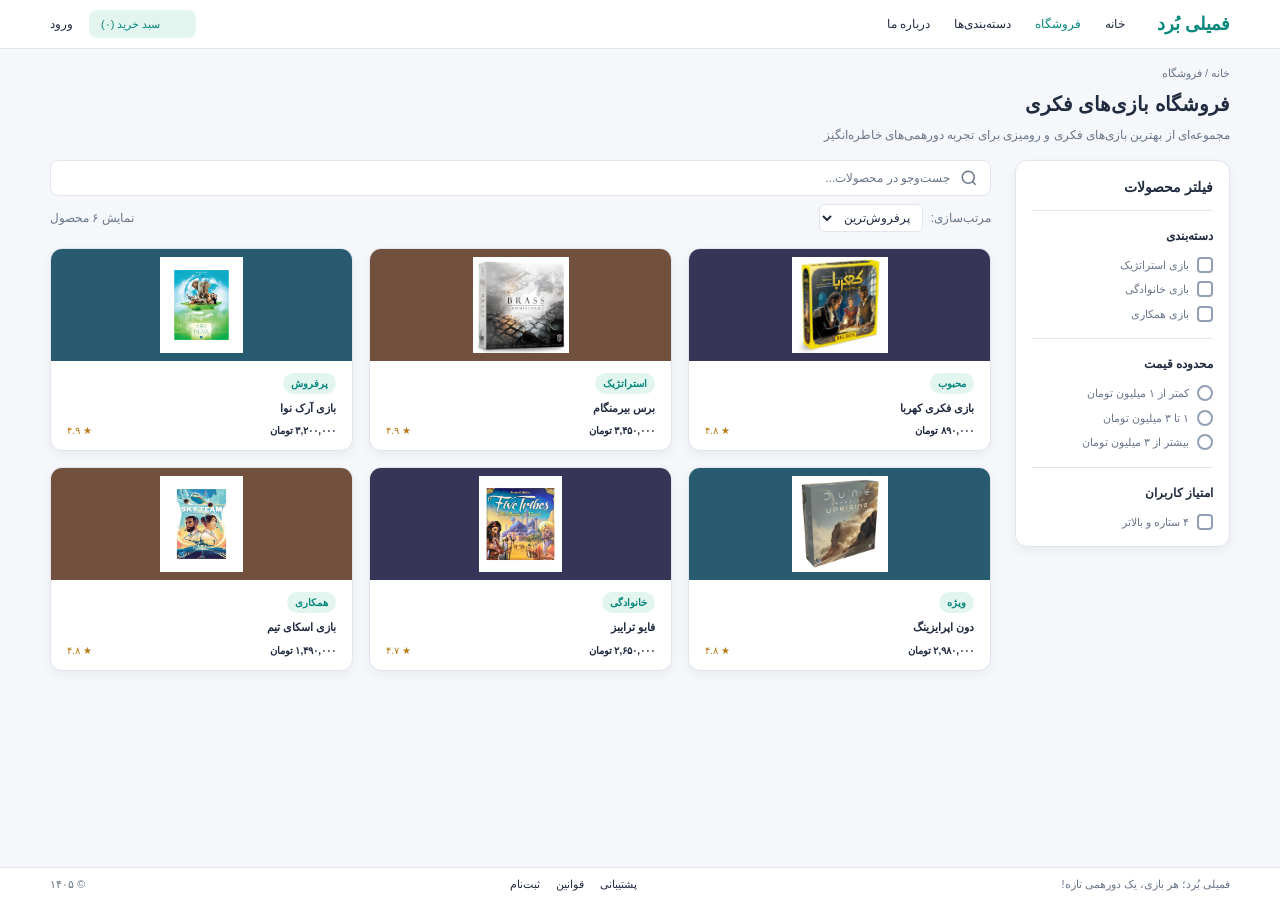
<file: Page1/index.html>
<!DOCTYPE html>
<html lang="fa" dir="rtl">
<head>
  <meta charset="UTF-8">
  <meta name="viewport"
        content="width=device-width, initial-scale=1.0">
  <meta name="description"
        content="فمیلی بُرد؛ فروشگاه بازی‌های فکری و رومیزی">
  <title>فمیلی بُرد | فروشگاه</title>
  <link rel="stylesheet" href="../style.css">
</head>

<body class="page">

  <!-- Header -->
  <header class="site-header">
    <div class="container site-header__inner">

      <a class="site-header__brand" href="index.html">
        فمیلی بُرد
      </a>

      <nav class="site-header__nav" aria-label="منوی اصلی">
        <a class="site-header__link" href="index.html">
          خانه
        </a>
        <a class="site-header__link site-header__link--active"
           href="index.html" aria-current="page">
          فروشگاه
        </a>
        <a class="site-header__link" href="#categories">
          دسته‌بندی‌ها
        </a>
        <a class="site-header__link" href="#about">
          درباره ما
        </a>
      </nav>

      <div class="site-header__actions">
        <a class="site-header__login"
           href="../Page3/index.html">ورود</a>

        <a class="site-header__cart"
           href="#"
          <svg class="site-header__cart-icon"
               viewBox="0 0 24 24" fill="none"
               stroke="currentColor" stroke-width="1.8"
               stroke-linecap="round"
               stroke-linejoin="round"
               aria-hidden="true">
            <circle cx="9" cy="21" r="1"></circle>
            <circle cx="20" cy="21" r="1"></circle>
            <path d="M1 1h4l2.7 13.4a2 2 0 0 0 2
                     1.6h9.7a2 2 0 0 0 2-1.6L23 6H6">
            </path>
          </svg>
          سبد خرید (۰)
        </a>
      </div>
    </div>
  </header>

  <!-- Main -->
  <main class="main">
    <div class="container">

      <section class="page-heading">
        <p class="page-heading__breadcrumb">
          خانه / فروشگاه
        </p>
        <h1 class="page-heading__title">
          فروشگاه بازی‌های فکری
        </h1>
        <p class="page-heading__description">
          مجموعه‌ای از بهترین بازی‌های فکری و رومیزی برای
          تجربه دورهمی‌های خاطره‌انگیز
        </p>
      </section>

      <div class="shop-layout">

        <!-- Filters -->
        <aside class="filters" id="categories">
          <h2 class="filters__title">فیلتر محصولات</h2>

          <fieldset class="filters__group">
            <legend class="filters__heading">دسته‌بندی</legend>

            <label class="filters__option">
              <input class="filters__input" type="checkbox"
                     name="strategy">
              <span class="filters__control"></span>
              <span>بازی استراتژیک</span>
            </label>

            <label class="filters__option">
              <input class="filters__input" type="checkbox"
                     name="family">
              <span class="filters__control"></span>
              <span>بازی خانوادگی</span>
            </label>

            <label class="filters__option">
              <input class="filters__input" type="checkbox"
                     name="cooperative">
              <span class="filters__control"></span>
              <span>بازی همکاری</span>
            </label>
          </fieldset>

          <fieldset class="filters__group">
            <legend class="filters__heading">محدوده قیمت</legend>

            <label class="filters__option">
              <input class="filters__input" type="radio"
                     name="price" value="low">
              <span class="filters__control filters__control--radio">
              </span>
              <span>کمتر از ۱ میلیون تومان</span>
            </label>

            <label class="filters__option">
              <input class="filters__input" type="radio"
                     name="price" value="middle">
              <span class="filters__control filters__control--radio">
              </span>
              <span>۱ تا ۳ میلیون تومان</span>
            </label>

            <label class="filters__option">
              <input class="filters__input" type="radio"
                     name="price" value="high">
              <span class="filters__control filters__control--radio">
              </span>
              <span>بیشتر از ۳ میلیون تومان</span>
            </label>
          </fieldset>

          <fieldset class="filters__group">
            <legend class="filters__heading">امتیاز کاربران</legend>

            <label class="filters__option">
              <input class="filters__input" type="checkbox"
                     name="rating">
              <span class="filters__control"></span>
              <span>۴ ستاره و بالاتر</span>
            </label>
          </fieldset>
        </aside>

        <!-- Catalog -->
        <section class="catalog" aria-label="فهرست محصولات">

          <div class="catalog__search">
            <svg class="catalog__search-icon"
                 viewBox="0 0 24 24"
                 fill="none" stroke="currentColor"
                 stroke-width="2" aria-hidden="true">
              <circle cx="11" cy="11" r="8"></circle>
              <path d="m21 21-4.35-4.35"></path>
            </svg>
            <input class="catalog__search-input"
                   type="search"
                   aria-label="جست‌وجوی محصولات"
                   placeholder="جست‌وجو در محصولات...">
          </div>

          <div class="catalog__toolbar">
            <label class="catalog__sort-label">
              مرتب‌سازی:
              <select class="catalog__sort"
                      aria-label="مرتب‌سازی محصولات">
                <option>پرفروش‌ترین</option>
                <option>جدیدترین</option>
                <option>ارزان‌ترین</option>
                <option>گران‌ترین</option>
              </select>
            </label>
            <span class="catalog__count">نمایش ۶ محصول</span>
          </div>

          <div class="products">

            <!-- Kahroba -->
            <article class="product-card">
              <a class="product-card__link"
                 href="../Page2/index.html">
                <div class="product-card__media product-card__media--navy">
                  <img class="product-card__image"
                       src="Images/kahroba.jpg"
                       alt="جعبه بازی فکری کهربا">
                </div>
                <div class="product-card__body">
                  <span class="product-card__badge">محبوب</span>
                  <h2 class="product-card__title">بازی فکری کهربا</h2>
                  <div class="product-card__info">
                    <strong class="product-card__price">
                      ۸۹۰,۰۰۰ تومان
                    </strong>
                    <span class="product-card__rating">★ ۴.۸</span>
                  </div>
                </div>
              </a>
            </article>

            <!-- Brass -->
            <article class="product-card">
              <a class="product-card__link"
                 href="../Page2/index.html">
                <div class="product-card__media product-card__media--brown">
                  <img class="product-card__image"
                       src="Images/Brass.jpg"
                       alt="جعبه بازی برس بیرمنگام">
                </div>
                <div class="product-card__body">
                  <span class="product-card__badge">استراتژیک</span>
                  <h2 class="product-card__title">برس بیرمنگام</h2>
                  <div class="product-card__info">
                    <strong class="product-card__price">
                      ۳,۴۵۰,۰۰۰ تومان
                    </strong>
                    <span class="product-card__rating">★ ۴.۹</span>
                  </div>
                </div>
              </a>
            </article>

            <!-- Ark Nova -->
            <article class="product-card">
            <a class="product-card__link"
                 href="../Page2/index.html">

                <div class="product-card__media product-card__media--blue">
                  <img class="product-card__image"
                       src="Images/ark.nova.jpg"
                       alt="جعبه بازی آرک نوا">
                </div>
                <div class="product-card__body">
                  <span class="product-card__badge">پرفروش</span>
                  <h2 class="product-card__title">بازی آرک نوا</h2>
                  <div class="product-card__info">
                    <strong class="product-card__price">
                      ۳,۲۰۰,۰۰۰ تومان
                    </strong>
                    <span class="product-card__rating">★ ۴.۹</span>
                  </div>
                </div>
              </a>
            </article>

            <!-- Dune -->
            <article class="product-card">
              <a class="product-card__link"
                 href="../Page2/index.html">
                <div class="product-card__media product-card__media--blue">
                  <img class="product-card__image"
                       src="Images/dune.jpg"
                       alt="جعبه بازی دون اپرایزینگ">
                </div>
                <div class="product-card__body">
                  <span class="product-card__badge">ویژه</span>
                  <h2 class="product-card__title">دون اپرایزینگ</h2>
                  <div class="product-card__info">
                    <strong class="product-card__price">
                      ۲,۹۸۰,۰۰۰ تومان
                    </strong>
                    <span class="product-card__rating">★ ۴.۸</span>
                  </div>
                </div>
              </a>
            </article>

            <!-- Five Tribes -->
            <article class="product-card">
              <a class="product-card__link"
                 href="../Page2/index.html">
                <div class="product-card__media product-card__media--navy">
                  <img class="product-card__image"
                       src="Images/five-tribes.jpg"
                       alt="جعبه بازی فایو ترایبز">
                </div>
                <div class="product-card__body">
                  <span class="product-card__badge">خانوادگی</span>
                  <h2 class="product-card__title">فایو ترایبز</h2>
                  <div class="product-card__info">
                    <strong class="product-card__price">
                      ۲,۶۵۰,۰۰۰ تومان
                    </strong>
                    <span class="product-card__rating">★ ۴.۷</span>
                  </div>
                </div>
              </a>
            </article>

            <!-- Sky Team -->
            <article class="product-card">
              <a class="product-card__link"
                 href="../Page2/index.html">
                <div class="product-card__media product-card__media--brown">
                  <img class="product-card__image"
                       src="Images/skyteam.jpg"
                       alt="جعبه بازی اسکای تیم">
                </div>
                <div class="product-card__body">
                  <span class="product-card__badge">همکاری</span>
                  <h2 class="product-card__title">بازی اسکای تیم</h2>
                  <div class="product-card__info">
                    <strong class="product-card__price">
                      ۱,۴۹۰,۰۰۰ تومان
                    </strong>
                    <span class="product-card__rating">★ ۴.۸</span>
                  </div>
                </div>
              </a>
            </article>

          </div>
        </section>

      </div>
    </div>
  </main>

  <!-- Footer -->
  <footer class="site-footer" id="about">
    <div class="container site-footer__inner">
      <p class="site-footer__text">
        فمیلی بُرد؛ هر بازی، یک دورهمی تازه!
      </p>
      <nav class="site-footer__links"
           aria-label="لینک‌های فوتر">
        <a class="site-footer__link" href="#about">پشتیبانی</a>
        <a class="site-footer__link" href="#about">قوانین</a>
        <a class="site-footer__link"
           href="../Page3/index.html">ثبت‌نام</a>
      </nav>
      <span class="site-footer__copyright">© ۱۴۰۵</span>
    </div>
  </footer>

</body>
</html>
</file>
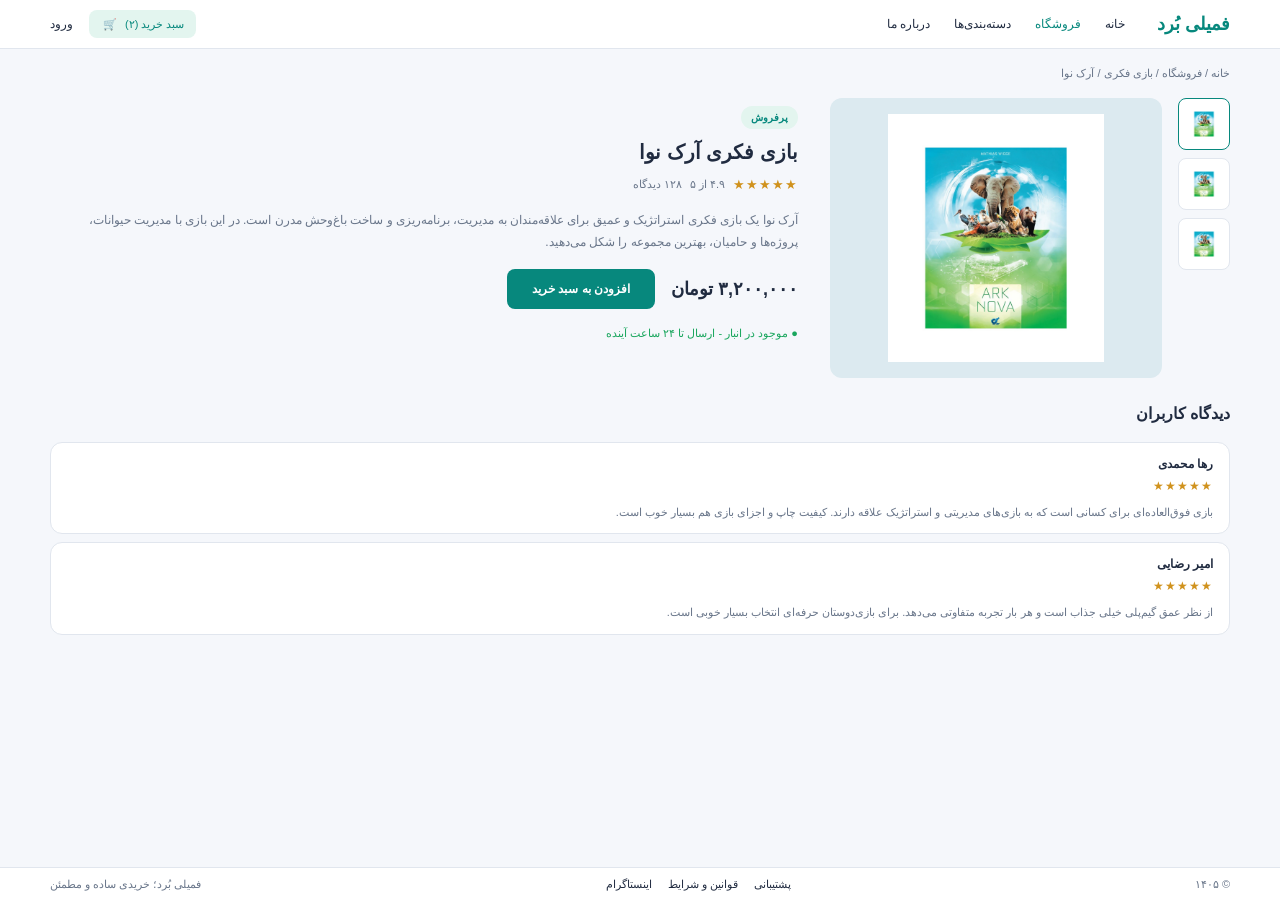
<file: Page2/index.html>
<!DOCTYPE html>
<html lang="fa" dir="rtl">
<head>
  <meta charset="UTF-8" />
  <meta name="viewport" content="width=device-width, initial-scale=1.0" />
  <title>جزئیات محصول | فمیلی بُرد</title>
  <link rel="stylesheet" href="../style.css" />
</head>
<body class="page">
  <header class="site-header">
    <div class="container site-header__inner">
      <a class="site-header__brand" href="../Page1/index.html">فمیلی بُرد</a>

      <nav class="site-header__nav">
        <a class="site-header__link" href="../Page1/index.html">خانه</a>
        <a class="site-header__link site-header__link--active" href="../Page1/index.html">فروشگاه</a>
        <a class="site-header__link" href="#">دسته‌بندی‌ها</a>
        <a class="site-header__link" href="#">درباره ما</a>
      </nav>

      <div class="site-header__actions">
        <a class="site-header__login" href="#">ورود</a>
        <a class="site-header__cart" href="#">
          <span>سبد خرید (۲)</span>
          <span class="site-header__cart-icon">🛒</span>
        </a>
      </div>
    </div>
  </header>

  <main class="main">
    <div class="container">
      <section class="product-detail">
        <p class="product-detail__breadcrumb">خانه / فروشگاه / بازی فکری / آرک نوا</p>

        <div class="product-detail__main">
          <div class="product-detail__info">
            <span class="product-detail__badge">پرفروش</span>

            <h1 class="product-detail__title">بازی فکری آرک نوا</h1>

            <div class="product-detail__meta">
              <span class="product-detail__rating">★★★★★</span>
              <span class="product-detail__meta-text">۴.۹ از ۵</span>
              <span class="product-detail__meta-text">۱۲۸ دیدگاه</span>
            </div>

            <p class="product-detail__description">
              آرک نوا یک بازی فکری استراتژیک و عمیق برای علاقه‌مندان به مدیریت،
              برنامه‌ریزی و ساخت باغ‌وحش مدرن است. در این بازی با مدیریت حیوانات،
              پروژه‌ها و حامیان، بهترین مجموعه را شکل می‌دهید.
            </p>

            <div class="product-detail__purchase">
              <p class="product-detail__price">۳,۲۰۰,۰۰۰ تومان</p>
              <a class="product-detail__button" href="#">افزودن به سبد خرید</a>
            </div>

            <p class="product-detail__stock">● موجود در انبار - ارسال تا ۲۴ ساعت آینده</p>
          </div>

          <div class="product-detail__gallery">
            <div class="product-detail__image-panel">
              <img
                class="product-detail__main-image"
                src="../Page1/Images/ark.nova.jpg"
                alt="بازی فکری آرک نوا"
              />
            </div>

            <div class="product-detail__thumbs">
              <div class="product-detail__thumb product-detail__thumb--active">
                <img src="../Page1/Images/ark.nova.jpg" alt="نمای ۱ آرک نوا" />
              </div>
              <div class="product-detail__thumb">
                <img src="../Page1/Images/ark.nova.jpg" alt="نمای ۲ آرک نوا" />
              </div>
              <div class="product-detail__thumb">
                <img src="../Page1/Images/ark.nova.jpg" alt="نمای ۳ آرک نوا" />
              </div>
            </div>
          </div>
        </div>

        <section class="reviews">
          <h2 class="reviews__title">دیدگاه کاربران</h2>

          <article class="review-card">
            <div class="review-card__head">
              <h3 class="review-card__name">رها محمدی</h3>
              <span class="review-card__stars">★★★★★</span>
            </div>
            <p class="review-card__text">
              بازی فوق‌العاده‌ای برای کسانی است که به بازی‌های مدیریتی و استراتژیک
              علاقه دارند. کیفیت چاپ و اجزای بازی هم بسیار خوب است.
            </p>
          </article>

          <article class="review-card">
            <div class="review-card__head">
              <h3 class="review-card__name">امیر رضایی</h3>
              <span class="review-card__stars">★★★★★</span>
            </div>
            <p class="review-card__text">
              از نظر عمق گیم‌پلی خیلی جذاب است و هر بار تجربه متفاوتی می‌دهد.
              برای بازی‌دوستان حرفه‌ای انتخاب بسیار خوبی است.
            </p>
          </article>
        </section>
      </section>
    </div>
  </main>

  <footer class="site-footer">
    <div class="container site-footer__inner">
      <p class="site-footer__copyright">© ۱۴۰۵</p>

      <div class="site-footer__links">
        <a class="site-footer__link" href="#">پشتیبانی</a>
        <a class="site-footer__link" href="#">قوانین و شرایط</a>
        <a class="site-footer__link" href="#">اینستاگرام</a>
      </div>

      <p class="site-footer__text">فمیلی بُرد؛ خریدی ساده و مطمئن</p>
    </div>
  </footer>
</body>
</html>
</file>
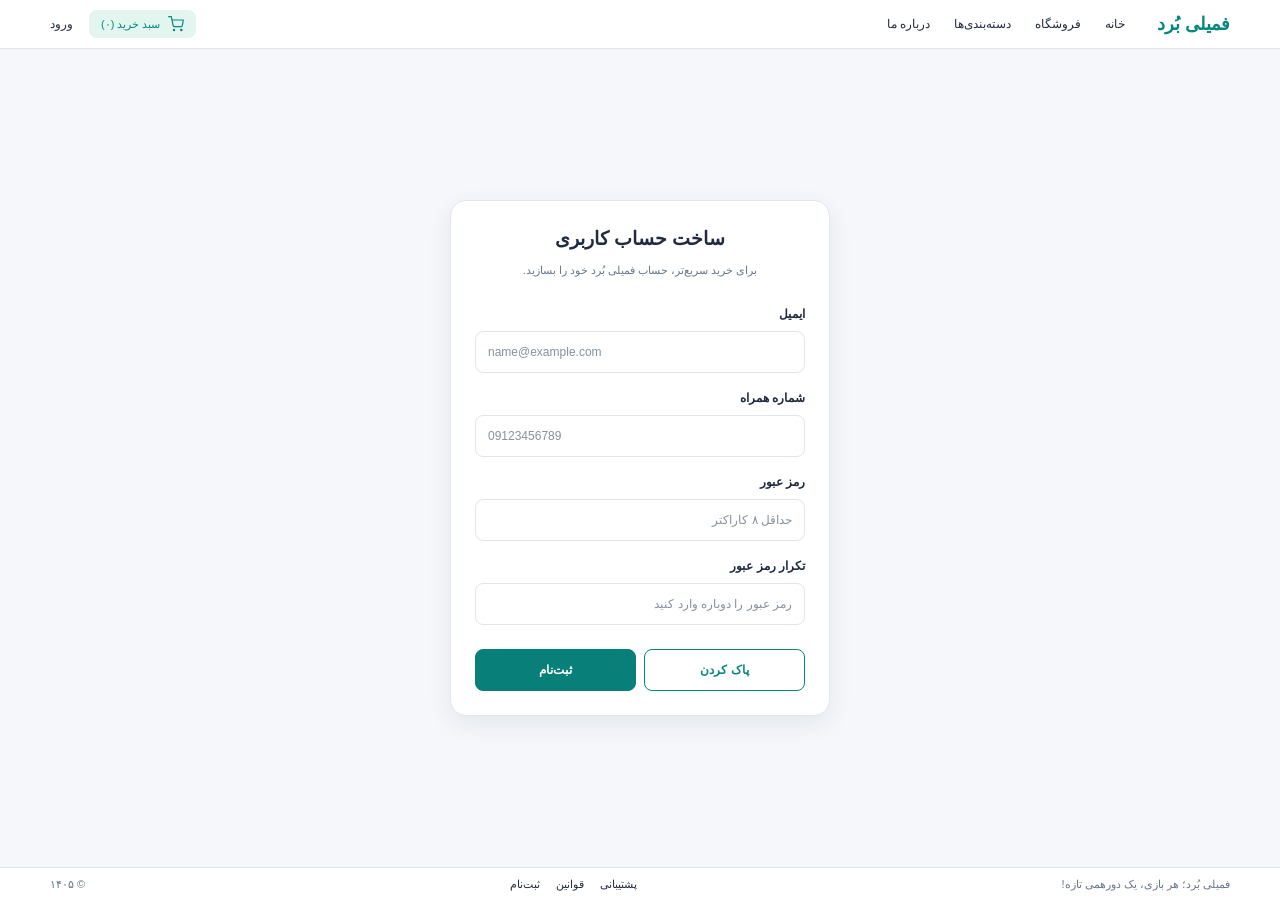
<file: Page3/index.html>
<!DOCTYPE html>
<html lang="fa" dir="rtl">

<head>
  <meta charset="UTF-8">
  <meta name="viewport"
        content="width=device-width, initial-scale=1.0">
  <meta name="description"
        content="ثبت نام در فروشگاه بازی های فکری فمیلی برد">
  <title>ثبت‌نام | فمیلی بُرد</title>

  <link rel="stylesheet" href="../style.css">
</head>

<body class="page">

  <!-- Shared Header -->
  <header class="site-header">
    <div class="container site-header__inner">

      <a class="site-header__brand"
         href="../Page1/index.html">
        فمیلی بُرد
      </a>

      <nav class="site-header__nav"
           aria-label="منوی اصلی">
        <a class="site-header__link"
           href="../Page1/index.html">
          خانه
        </a>

        <a class="site-header__link"
           href="../Page1/index.html">
          فروشگاه
        </a>

        <a class="site-header__link"
           href="../Page1/index.html#categories">
          دسته‌بندی‌ها
        </a>

        <a class="site-header__link"
           href="#about">
          درباره ما
        </a>
      </nav>

      <div class="site-header__actions">

        <a class="site-header__login"
           href="index.html"
           aria-current="page">
          ورود
        </a>

        <a class="site-header__cart"
           href="index.html">
          <svg class="site-header__cart-icon"
               viewBox="0 0 24 24"
               fill="none"
               stroke="currentColor"
               stroke-width="1.8"
               stroke-linecap="round"
               stroke-linejoin="round"
               aria-hidden="true">
            <circle cx="9" cy="21" r="1"></circle>
            <circle cx="20" cy="21" r="1"></circle>
            <path d="M1 1h4l2.7 13.4a2 2 0 0 0 2 1.6h9.7a2 2 0 0 0 2-1.6L23 6H6">
            </path>
          </svg>
          سبد خرید (۰)
        </a>

      </div>
    </div>
  </header>

  <!-- Registration Page -->
  <main class="main register-main">

    <section class="register-card"
             aria-labelledby="register-title">

      <header class="register-card__header">
        <h1 class="register-card__title"
            id="register-title">
          ساخت حساب کاربری
        </h1>

        <p class="register-card__description">
          برای خرید سریع‌تر، حساب فمیلی بُرد خود را بسازید.
        </p>
      </header>

      <form class="register-form"
            action=""
            method="post">

        <!-- Email -->
        <div class="register-form__field">
          <label class="register-form__label"
                 for="register-email">
            ایمیل
          </label>

          <input
            class="register-form__input"
            type="email"
            id="register-email"
            name="email"
            placeholder="name@example.com"
            autocomplete="email"
            dir="ltr"
            required>
        </div>

        <!-- Phone Number -->
        <div class="register-form__field">
          <label class="register-form__label"
                 for="register-phone">
            شماره همراه
          </label>

          <input
            class="register-form__input"
            type="tel"
            id="register-phone"
            name="phone"
            placeholder="09123456789"
            inputmode="numeric"
            autocomplete="tel"
            dir="ltr"
            pattern="09[0-9]{9}"
            minlength="11"
            maxlength="11"
            title="شماره همراه باید با 09 شروع شود و 11 رقم داشته باشد."
            required>
        </div>

        <!-- Password -->
        <div class="register-form__field">
          <label class="register-form__label"
                 for="register-password">
            رمز عبور
          </label>

          <input
            class="register-form__input"
            type="password"
            id="register-password"
            name="password"
            placeholder="حداقل ۸ کاراکتر"
            autocomplete="new-password"
            minlength="8"
            maxlength="64"
            required>
        </div>

        <!-- Confirm Password -->
        <div class="register-form__field">
          <label class="register-form__label"
                 for="register-confirm">
            تکرار رمز عبور
          </label>

          <input
            class="register-form__input"
            type="password"
            id="register-confirm"
            name="confirm_password"
            placeholder="رمز عبور را دوباره وارد کنید"
            autocomplete="new-password"
            minlength="8"
            maxlength="64"
            required>
        </div>

        <!-- Buttons -->
        <div class="register-form__actions">

          <button class="register-form__button
                         register-form__button--submit"
                  type="submit">
            ثبت‌نام
          </button>

          <button class="register-form__button
                         register-form__button--reset"
                  type="reset">
            پاک کردن
          </button>

        </div>

      </form>
    </section>

  </main>

  <!-- Shared Footer -->
  <footer class="site-footer" id="about">
    <div class="container site-footer__inner">

      <p class="site-footer__text">
        فمیلی بُرد؛ هر بازی، یک دورهمی تازه!
      </p>

      <nav class="site-footer__links"
           aria-label="لینک‌های فوتر">
        <a class="site-footer__link"
           href="#about">
          پشتیبانی
        </a>

        <a class="site-footer__link"
           href="#about">
          قوانین
        </a>

        <a class="site-footer__link"
           href="index.html">
          ثبت‌نام
        </a>
      </nav>

      <span class="site-footer__copyright">
        © ۱۴۰۵
      </span>

    </div>
  </footer>

</body>
</html>
</file>
<file: style.css>
/* ========================================
   FAMILY BOARD - COMPLETE STYLESHEET
   ======================================== */

/* Persian Font */
@font-face {
  font-family: "Vazirmatn";
  src: url("fonts/Vazirmatn[wght].woff2") format("woff2");
  font-weight: 100 900;
  font-style: normal;
  font-display: swap;
}

/* General Settings */
* {
  box-sizing: border-box;
}

html {
  scroll-behavior: smooth;
}

body {
  margin: 0;
}

.page {
  --space-1: 8px;
  --space-2: 16px;
  --space-3: 24px;
  --space-4: 32px;
  --space-5: 48px;

  --bg: #f5f7fb;
  --surface: #ffffff;
  --text: #202b40;
  --muted: #69768a;
  --border: #e1e6ee;
  --accent: #07887d;
  --accent-soft: #e3f5ef;
  --shadow: 0 4px 12px rgba(0, 0, 0, 0.05);

  min-height: 100vh;
  display: flex;
  flex-direction: column;
  direction: rtl;

  background: var(--bg);
  color: var(--text);

  font-family: "Vazirmatn", sans-serif;
  font-size: 12px;
  line-height: 1.5;
}

a {
  color: inherit;
  text-decoration: none;
}

img {
  display: block;
  max-width: 100%;
}

input,
select,
button {
  font: inherit;
}

.container {
  width: calc(100% - 48px);
  max-width: 1180px;
  margin-inline: auto;
}

/* ========================================
   HEADER
   ======================================== */

.site-header {
  background: var(--surface);
  border-bottom: 1px solid var(--border);
}

.site-header__inner {
  min-height: 48px;
  display: flex;
  align-items: center;
  justify-content: flex-start;
  gap: 32px;
}

.site-header__brand {
  color: var(--accent);
  font-size: 18px;
  font-weight: 800;
  white-space: nowrap;
}

.site-header__nav {
  display: flex;
  align-items: center;
  gap: 24px;
}

.site-header__link {
  font-size: 12px;
  white-space: nowrap;
}

.site-header__link:hover,
.site-header__link--active {
  color: var(--accent);
}

.site-header__actions {
  display: flex;
  flex-direction: row-reverse;
  align-items: center;
  gap: 16px;
  margin-right: auto;
}

.site-header__login {
  font-size: 12px;
}

.site-header__cart {
  display: inline-flex;
  align-items: center;
  gap: 8px;
  padding: 6px 12px;

  border-radius: 8px;
  background: var(--accent-soft);
  color: var(--accent);

  font-size: 11px;
  white-space: nowrap;
}

.site-header__cart-icon {
  width: 16px;
  height: 16px;
}

/* ========================================
   MAIN
   ======================================== */

.main {
  flex: 1;
  padding: 16px 0;
}

.page-heading {
  margin-bottom: 16px;
}

.page-heading__breadcrumb {
  margin: 0 0 8px;
  color: var(--muted);
  font-size: 11px;
}

.page-heading__title {
  margin: 0;
  font-size: 20px;
  font-weight: 800;
  line-height: 1.4;
}

.page-heading__description {
  margin: 8px 0 0;
  color: var(--muted);
  font-size: 12px;
}

/* ========================================
   SHOP LAYOUT
   ======================================== */

.shop-layout {
  display: flex;
  align-items: flex-start;
  gap: 24px;
}

/* ========================================
   FILTER SIDEBAR
   ======================================== */

.filters {
  position: sticky;
  top: 16px;

  flex: 0 0 215px;
  max-height: calc(100vh - 32px);
  overflow-y: auto;

  padding: 16px;
  background: var(--surface);
  border: 1px solid var(--border);
  border-radius: 12px;
  box-shadow: var(--shadow);
}

.filters__title {
  margin: 0 0 16px;
  padding-bottom: 12px;

  border-bottom: 1px solid var(--border);
  font-size: 14px;
  font-weight: 700;
}

.filters__group {
  min-width: 0;
  margin: 0 0 16px;
  padding: 0 0 16px;

  border: 0;
  border-bottom: 1px solid var(--border);
}

.filters__group:last-child {
  margin: 0;
  padding: 0;
  border: 0;
}

.filters__heading {
  margin-bottom: 12px;
  padding: 0;
  font-size: 12px;
  font-weight: 700;
}

.filters__option {
  display: flex;
  align-items: center;
  gap: 8px;

  margin-bottom: 8px;
  color: var(--muted);
  font-size: 11px;
  cursor: pointer;
}

.filters__option:last-child {
  margin-bottom: 0;
}

/* Custom Checkbox and Radio */
.filters__input {
  position: absolute;
  width: 1px;
  height: 1px;
  opacity: 0;
}

.filters__control {
  display: inline-flex;
  align-items: center;
  justify-content: center;
  flex-shrink: 0;

  width: 16px;
  height: 16px;

  border: 2px solid #91a0b5;
  border-radius: 4px;
  background: var(--surface);
}

.filters__control--radio {
  border-radius: 50%;
}

.filters__input:checked + .filters__control {
  background: var(--accent);
  border-color: var(--accent);
}

.filters__input:checked + .filters__control::after {
  content: "";
  width: 7px;
  height: 7px;
  background: #ffffff;
  border-radius: 1px;
}

.filters__input:checked
+ .filters__control--radio::after {
  border-radius: 50%;
}

.filters__input:focus-visible + .filters__control {
  outline: 3px solid var(--accent);
  outline-offset: 3px;
}

/* ========================================
   CATALOG
   ======================================== */

.catalog {
  flex: 1;
  min-width: 0;
}

.catalog__search {
  display: flex;
  align-items: center;
  gap: 8px;

  min-height: 36px;
  padding: 6px 12px;

  background: var(--surface);
  border: 1px solid var(--border);
  border-radius: 8px;
}

.catalog__search:focus-within {
  border-color: var(--accent);
}

.catalog__search-icon {
  width: 18px;
  height: 18px;
  flex-shrink: 0;
  color: var(--muted);
}

.catalog__search-input {
  flex: 1;
  min-width: 0;
  width: 100%;

  border: 0;
  outline: none;
  background: transparent;

  color: var(--text);
  font-size: 12px;
}

.catalog__search-input::placeholder {
  color: var(--muted);
}

/* Sorting */
.catalog__toolbar {
  display: flex;
  align-items: center;
  justify-content: space-between;
  gap: 16px;
  margin: 8px 0 16px;
}

.catalog__sort-label {
  display: inline-flex;
  align-items: center;
  gap: 8px;
  color: var(--muted);
  font-size: 12px;
}

.catalog__sort {
  max-width: 145px;
  padding: 5px 8px;

  border: 1px solid var(--border);
  border-radius: 6px;
  background: var(--surface);
  color: var(--text);
  font-size: 12px;
  cursor: pointer;
}

.catalog__sort:focus-visible {
  outline: 2px solid var(--accent);
  outline-offset: 2px;
}

.catalog__count {
  color: var(--muted);
  font-size: 12px;
  white-space: nowrap;
}

/* ========================================
   PRODUCT CARDS
   ======================================== */

.products {
  display: flex;
  flex-wrap: wrap;
  gap: 16px;
}

.product-card {
  flex: 0 0 calc((100% - 32px) / 3);
  min-width: 0;
  overflow: hidden;

  background: var(--surface);
  border: 1px solid var(--border);
  border-radius: 12px;
  box-shadow: var(--shadow);

  transition:
    transform 0.2s ease,
    box-shadow 0.2s ease;
}

.product-card:hover {
  transform: translateY(-3px);
  box-shadow: 0 8px 20px rgba(0, 0, 0, 0.12);
}

.product-card__link {
  display: flex;
  flex-direction: column;
  height: 100%;
}

/* Product Pictures - More Space for Images */
.product-card__media {
  display: flex;
  align-items: center;
  justify-content: center;

  height: 112px;
  padding: 8px;
}

.product-card__media--navy {
  background: #373557;
}

.product-card__media--brown {
  background: #71513d;
}

.product-card__media--blue {
  background: #285a70;
}

.product-card__image {
  width: 100%;
  height: 100%;
  object-fit: contain;
}

/* Product Information - Less Vertical Space */
.product-card__body {
  display: flex;
  flex: 1;
  flex-direction: column;
  align-items: flex-start;
  padding: 12px 16px;
}

.product-card__badge {
  display: inline-block;
  padding: 3px 8px;
  border-radius: 20px;
  background: var(--accent-soft);
  color: var(--accent);
  font-size: 10px;
  font-weight: 700;
}

.product-card__title {
  margin: 6px 0;
  font-size: 11px;
  font-weight: 700;
  line-height: 1.6;
}

.product-card__info {
  display: flex;
  align-items: center;
  justify-content: space-between;
  flex-wrap: wrap;
  gap: 8px;

  width: 100%;
  margin-top: auto;
}

.product-card__price {
  font-size: 10px;
  font-weight: 800;
}

.product-card__rating {
  color: #b77b16;
  font-size: 10px;
  white-space: nowrap;
}

/* ========================================
   FOOTER
   ======================================== */

.site-footer {
  padding: 8px 0;
  background: var(--surface);
  border-top: 1px solid var(--border);
}

.site-footer__inner {
  display: flex;
  align-items: center;
  justify-content: space-between;
  flex-wrap: wrap;
  gap: 16px;
}

.site-footer__text,
.site-footer__copyright {
  margin: 0;
  color: var(--muted);
  font-size: 11px;
}

.site-footer__links {
  display: flex;
  align-items: center;
  flex-wrap: wrap;
  gap: 16px;
}

.site-footer__link {
  font-size: 11px;
}

.site-footer__link:hover {
  color: var(--accent);
}

/* ========================================
   TABLET
   ======================================== */

@media (max-width: 900px) {
  .site-header__inner {
    gap: 12px;
  }

  .site-header__nav {
    gap: 12px;
  }

  .filters {
    flex-basis: 190px;
  }

  .product-card {
    flex-basis: calc((100% - 16px) / 2);
  }
}

/* ========================================
   MOBILE - 768px
   ======================================== */

@media (max-width: 768px) {
  .site-header__inner {
    flex-wrap: wrap;
    justify-content: center;
    padding: 12px 0;
  }

  .site-header__nav {
    order: 3;
    width: 100%;
    flex-wrap: wrap;
    justify-content: center;
    gap: 16px;
  }

  .site-header__actions {
    margin-right: 0;
  }

  .shop-layout {
    flex-direction: column;
  }

  .filters {
    position: static;
    flex-basis: auto;
    width: 100%;
    max-height: none;
    overflow: visible;
  }

  .catalog {
    width: 100%;
  }

  .product-card {
    flex-basis: calc((100% - 16px) / 2);
  }

  .site-footer__inner {
    justify-content: center;
    text-align: center;
  }
}

/* ========================================
   SMALL MOBILE
   ======================================== */

@media (max-width: 480px) {
  .container {
    width: calc(100% - 24px);
  }

  .page-heading__title {
    font-size: 20px;
  }

  .catalog__toolbar {
    flex-wrap: wrap;
  }

  .product-card {
    flex-basis: 100%;
  }

  .product-card__media {
    height: 160px;
  }
}

/* ========================================
   AUTOMATIC DARK MODE
   ======================================== */

@media (prefers-color-scheme: dark) {
  .page {
    --bg: #101827;
    --surface: #1e293b;
    --text: #f2f5fb;
    --muted: #b4c0d1;
    --border: #39465a;
    --accent: #40dfc7;
    --accent-soft: #19413f;
    --shadow: 0 4px 16px rgba(0, 0, 0, 0.2);
  }

  .product-card__rating {
    color: #f1bc52;
  }
}

/* ========================================
   ACCESSIBILITY
   ======================================== */

@media (prefers-reduced-motion: reduce) {
  html {
    scroll-behavior: auto;
  }

  .product-card {
    transition: none;
  }

  .product-card:hover {
    transform: none;
  }
}

/* ========================================
   PAGE 2 - PRODUCT DETAILS
   ======================================== */

/* Product Page */
.product-detail {
  padding-top: 0;
}

.product-detail__breadcrumb {
  margin: 0 0 16px;
  color: var(--muted);
  font-size: 11px;
}

/* Product Main Layout */
.product-detail__main {
  display: flex;
  flex-direction: row-reverse;
  align-items: flex-start;
  justify-content: space-between;
  gap: 32px;
  margin-bottom: 24px;
}

/* Product Information */
.product-detail__info {
  flex: 1;
  min-width: 0;
  padding-top: 8px;
}

.product-detail__badge {
  display: inline-block;
  margin-bottom: 8px;
  padding: 4px 10px;
  border-radius: 20px;
  background: var(--accent-soft);
  color: var(--accent);
  font-size: 10px;
  font-weight: 700;
}

.product-detail__title {
  margin: 0 0 8px;
  font-size: 20px;
  font-weight: 800;
  line-height: 1.5;
}

.product-detail__meta {
  display: flex;
  align-items: center;
  flex-wrap: wrap;
  gap: 8px;
  margin-bottom: 16px;
}

.product-detail__rating {
  color: #d0921d;
  font-size: 13px;
  letter-spacing: 1px;
}

.product-detail__meta-text {
  color: var(--muted);
  font-size: 11px;
}

.product-detail__description {
  margin: 0 0 16px;
  color: var(--muted);
  font-size: 12px;
  line-height: 1.8;
}

/* Price and Purchase */
.product-detail__purchase {
  display: flex;
  align-items: center;
  flex-wrap: wrap;
  gap: 16px;
  margin-bottom: 16px;
}

.product-detail__price {
  margin: 0;
  font-size: 18px;
  font-weight: 800;
}

.product-detail__button {
  display: inline-flex;
  align-items: center;
  justify-content: center;
  min-width: 148px;
  min-height: 40px;
  padding: 0 16px;
  border-radius: 8px;
  background: var(--accent);
  color: #ffffff;
  font-size: 12px;
  font-weight: 700;
  transition:
    opacity 0.2s ease,
    transform 0.2s ease;
}

.product-detail__button:hover {
  opacity: 0.9;
  transform: translateY(-1px);
}

.product-detail__button:focus-visible {
  outline: 3px solid var(--accent);
  outline-offset: 3px;
}

.product-detail__stock {
  margin: 0;
  color: #19a65d;
  font-size: 11px;
}

/* ========================================
   PRODUCT GALLERY
   ======================================== */

.product-detail__gallery {
  display: flex;
  flex-direction: row-reverse;
  flex: 0 0 400px;
  gap: 16px;
  min-width: 0;
}

/* Main Image */
.product-detail__image-panel {
  display: flex;
  flex: 1;
  align-items: center;
  justify-content: center;
  min-width: 0;
  height: 280px;
  padding: 16px;
  overflow: hidden;
  border-radius: 12px;
  background: #dceaf0;
}

.product-detail__main-image {
  width: 100%;
  height: 100%;
  object-fit: contain;
}

/* Small Images */
.product-detail__thumbs {
  display: flex;
  flex: 0 0 52px;
  flex-direction: column;
  gap: 8px;
}

.product-detail__thumb {
  display: flex;
  align-items: center;
  justify-content: center;
  width: 52px;
  height: 52px;
  padding: 8px;
  background: var(--surface);
  border: 1px solid var(--border);
  border-radius: 8px;
}

.product-detail__thumb--active {
  border-color: var(--accent);
}

.product-detail__thumb img {
  width: 100%;
  height: 100%;
  object-fit: contain;
}

/* ========================================
   CUSTOMER REVIEWS
   ======================================== */

.reviews {
  margin-top: 0;
}

.reviews__title {
  margin: 0 0 16px;
  font-size: 16px;
  font-weight: 800;
}

.review-card {
  margin-bottom: 8px;
  padding: 12px 16px;
  background: var(--surface);
  border: 1px solid var(--border);
  border-radius: 12px;
}

.review-card:last-child {
  margin-bottom: 0;
}

/* Review Author and Stars */
.review-card__head {
  display: flex;
  flex-direction: column;
  align-items: flex-start;
  gap: 4px;
  margin-bottom: 8px;
}

.review-card__name {
  margin: 0;
  font-size: 12px;
  font-weight: 700;
}

.review-card__stars {
  color: #d0921d;
  font-size: 12px;
  letter-spacing: 1px;
}

.review-card__text {
  margin: 0;
  color: var(--muted);
  font-size: 11px;
  line-height: 1.7;
}

/* ========================================
   PAGE 2 - TABLET
   ======================================== */

@media (max-width: 900px) {
  .product-detail__main {
    flex-direction: column-reverse;
    gap: 24px;
  }

  .product-detail__info {
    width: 100%;
    padding-top: 0;
  }

  .product-detail__gallery {
    flex: none;
    width: 100%;
  }
}

/* ========================================
   PAGE 2 - MOBILE
   ======================================== */

@media (max-width: 768px) {
  .product-detail__main {
    gap: 24px;
    margin-bottom: 24px;
  }

  .product-detail__gallery {
    flex-direction: column;
    gap: 16px;
  }

  .product-detail__image-panel {
    flex: none;
    width: 100%;
    height: 260px;
  }

  .product-detail__thumbs {
    flex-direction: row;
    flex-basis: auto;
    width: 100%;
  }

  .product-detail__purchase {
    flex-wrap: wrap;
  }
}

/* ========================================
   PAGE 2 - SMALL MOBILE
   ======================================== */

@media (max-width: 480px) {
  .product-detail__title {
    font-size: 18px;
  }

  .product-detail__image-panel {
    height: 220px;
  }

  .product-detail__purchase {
    flex-direction: column;
    align-items: flex-start;
  }
}

/* ========================================
   PAGE 2 - DARK MODE
   ======================================== */

@media (prefers-color-scheme: dark) {
  .product-detail__image-panel {
    background: #17424a;
  }

  .product-detail__stock {
    color: #45d88e;
  }
}

/* ========================================
   PAGE 2 - ACCESSIBILITY
   ======================================== */

@media (prefers-reduced-motion: reduce) {
  .product-detail__button {
    transition: none;
  }

  .product-detail__button:hover {
    transform: none;
  }
}

/* ========================================
   PAGE 3 - REGISTRATION
   ======================================== */

/* Center Registration Form */
.register-main {
  display: flex;
  align-items: center;
  justify-content: center;
  padding: 32px 16px;
}

/* Registration Card */
.register-card {
  width: 100%;
  max-width: 380px;
  padding: 24px;

  background: var(--surface);
  border: 1px solid var(--border);
  border-radius: 16px;
  box-shadow: 0 8px 24px rgba(20, 35, 55, 0.08);
}

/* Card Heading */
.register-card__header {
  margin-bottom: 24px;
  text-align: center;
}

.register-card__title {
  margin: 0 0 8px;
  color: var(--text);
  font-size: 19px;
  font-weight: 800;
}

.register-card__description {
  margin: 0;
  color: var(--muted);
  font-size: 11px;
  line-height: 1.8;
}

/* Registration Form */
.register-form {
  display: flex;
  flex-direction: column;
  gap: 16px;
}

.register-form__field {
  display: flex;
  flex-direction: column;
  gap: 8px;
}

/* Labels */
.register-form__label {
  color: var(--text);
  font-size: 12px;
  font-weight: 700;
}

/* Input Fields */
.register-form__input {
  display: block;
  width: 100%;
  min-width: 0;
  height: 42px;
  padding: 8px 12px;

  color: var(--text);
  background: var(--surface);
  border: 1px solid var(--border);
  border-radius: 8px;

  font-family: "Vazirmatn", sans-serif;
  font-size: 12px;

  transition:
    border-color 0.2s ease,
    box-shadow 0.2s ease;
}

.register-form__input::placeholder {
  color: var(--muted);
  opacity: 0.8;
}

/* Focus State */
.register-form__input:focus {
  outline: none;
  border-color: var(--accent);
  box-shadow: 0 0 0 3px rgba(30, 180, 160, 0.14);
}

/* Valid State */
.register-form__input:valid:not(:placeholder-shown) {
  border-color: #36b56b;
}

/* Invalid State */
.register-form__input:invalid:not(:placeholder-shown) {
  border-color: #ed6068;
}

/* Keep Focus Visible */
.register-form__input:focus-visible {
  outline: 2px solid var(--accent);
  outline-offset: 2px;
}

/* Buttons */

.register-form__actions {
  display: flex;
  flex-direction: row-reverse;
  align-items: center;
  gap: 8px;
  margin-top: 8px;
}

.register-form__button {
  flex: 1;
  min-width: 0;
  min-height: 42px;
  padding: 8px 16px;

  border-radius: 8px;
  font-family: "Vazirmatn", sans-serif;
  font-size: 12px;
  font-weight: 700;

  cursor: pointer;
  transition:
    background-color 0.2s ease,
    color 0.2s ease,
    border-color 0.2s ease;
}

/* Submit Button */
.register-form__button--submit {
  color: #ffffff;
  background: #087f78;
  border: 1px solid #087f78;
}

.register-form__button--submit:hover {
  background: #066b65;
  border-color: #066b65;
}

/* Reset Button */
.register-form__button--reset {
  color: var(--accent);
  background: transparent;
  border: 1px solid var(--accent);
}

.register-form__button--reset:hover {
  background: var(--accent-soft);
}

/* Button Keyboard Focus */
.register-form__button:focus-visible {
  outline: 3px solid var(--accent);
  outline-offset: 3px;
}

/* ========================================
   PAGE 3 - MOBILE
   ======================================== */

@media (max-width: 768px) {
  .register-main {
    padding: 24px 16px;
  }

  .register-card {
    max-width: 380px;
    padding: 24px;
  }
}

@media (max-width: 480px) {
  .register-main {
    padding: 24px 12px;
  }

  .register-card {
    padding: 16px;
    border-radius: 12px;
  }

  .register-card__title {
    font-size: 18px;
  }
}

/* ========================================
   PAGE 3 - AUTOMATIC DARK MODE
   ======================================== */

@media (prefers-color-scheme: dark) {
  .register-card {
    box-shadow: 0 8px 24px rgba(0, 0, 0, 0.2);
  }

  .register-form__button--submit {
    color: #102128;
    background: #2cd4c0;
    border-color: #2cd4c0;
  }

  .register-form__button--submit:hover {
    background: #24bba9;
    border-color: #24bba9;
  }
}

/* ========================================
   PAGE 3 - REDUCED MOTION
   ======================================== */

@media (prefers-reduced-motion: reduce) {
  .register-form__input,
  .register-form__button {
    transition: none;
  }
}
</file>
